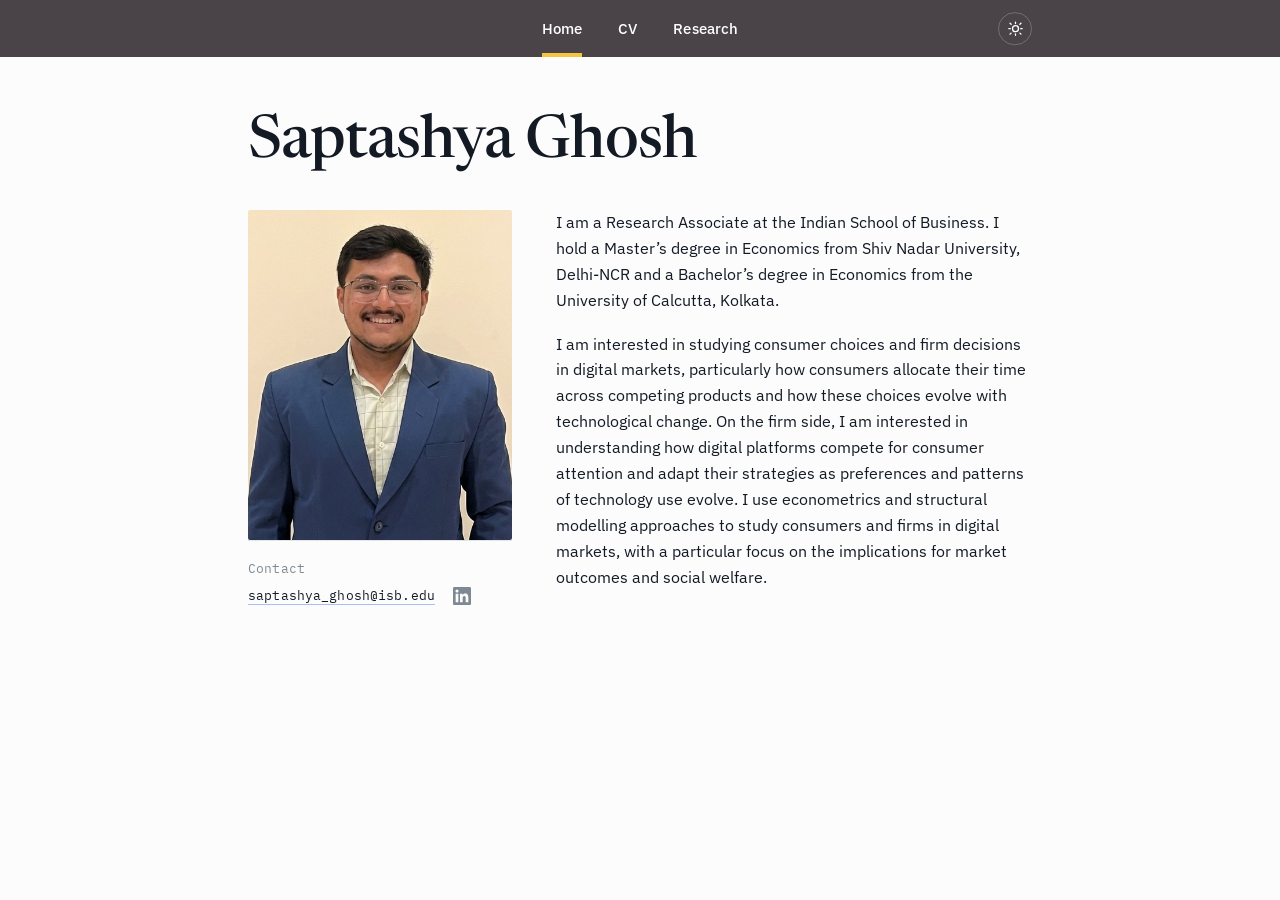
<file: index.html>
<!DOCTYPE html>
<html lang="en">
<head>
<meta charset="utf-8">
<meta name="viewport" content="width=device-width, initial-scale=1">
<title>Saptashya Ghosh</title>
<meta name="description" content="Saptashya Ghosh is a Research Associate in the Information Systems area at the Indian School of Business, studying digital platforms and their welfare effects in digital markets.">
<meta property="og:title" content="Saptashya Ghosh">
<meta property="og:description" content="Research Associate, Information Systems, Indian School of Business. Digital platforms and their welfare effects in digital markets.">
<meta property="og:type" content="profile">
<link rel="preconnect" href="https://fonts.googleapis.com">
<link rel="preconnect" href="https://fonts.gstatic.com" crossorigin>
<link href="https://fonts.googleapis.com/css2?family=Newsreader:ital,opsz,wght@0,6..72,400;0,6..72,500;1,6..72,400&family=IBM+Plex+Mono:wght@400;500&family=IBM+Plex+Sans:wght@400;500&display=swap" rel="stylesheet">
<link rel="stylesheet" href="style.css">
<script>
(function(){
  try{
    var t = localStorage.getItem('theme');
    if(!t) t = window.matchMedia('(prefers-color-scheme: dark)').matches ? 'dark' : 'light';
    document.documentElement.setAttribute('data-theme', t);
  }catch(e){}
})();
</script>
</head>
<body>

<nav class="nav">
  <div class="nav-inner">
    <ul>
      <li><a href="index.html" aria-current="page">Home</a></li>
      <li><a href="cv.html">CV</a></li>
      <li><a href="research.html">Research</a></li>
    </ul>
  <button class="theme-toggle" id="themeToggle" type="button" aria-label="Switch to dark theme">
    <svg class="icon-sun" viewBox="0 0 24 24" width="17" height="17" fill="none" stroke="currentColor" stroke-width="1.8" stroke-linecap="round" aria-hidden="true">
      <circle cx="12" cy="12" r="4.2"/>
      <path d="M12 2.6v2.1M12 19.3v2.1M4.3 4.3l1.5 1.5M18.2 18.2l1.5 1.5M2.6 12h2.1M19.3 12h2.1M4.3 19.7l1.5-1.5M18.2 5.8l1.5-1.5"/>
    </svg>
    <svg class="icon-moon" viewBox="0 0 24 24" width="17" height="17" fill="currentColor" aria-hidden="true">
      <path d="M20.3 14.9A8.5 8.5 0 0 1 9.1 3.7a8.5 8.5 0 1 0 11.2 11.2z"/>
    </svg>
  </button>
  </div>
</nav>

<div class="wrap">
  <h1 class="name">Saptashya Ghosh</h1>

  <div class="intro">
    <div class="intro-left">
      <!-- Save your headshot beside this file as photo.jpg -->
      <img class="portrait" src="photo.jpg" alt="Saptashya Ghosh">

      <p class="contact">
        <span class="k">Contact</span>
        <a href="mailto:saptashya_ghosh@isb.edu">saptashya_ghosh@isb.edu</a>
        <a class="icon" href="https://www.linkedin.com/in/saptashya-ghosh-b51867218" aria-label="LinkedIn profile">
          <svg viewBox="0 0 24 24" width="18" height="18" fill="currentColor" aria-hidden="true">
            <path d="M20.45 20.45h-3.56v-5.57c0-1.33-.02-3.04-1.85-3.04-1.85 0-2.14 1.45-2.14 2.94v5.67H9.35V9h3.41v1.56h.05c.48-.9 1.63-1.85 3.37-1.85 3.6 0 4.27 2.37 4.27 5.46v6.28zM5.34 7.43a2.06 2.06 0 1 1 0-4.13 2.06 2.06 0 0 1 0 4.13zM7.12 20.45H3.55V9h3.57v11.45zM22.22 0H1.77C.79 0 0 .77 0 1.73v20.54C0 23.22.79 24 1.77 24h20.45c.98 0 1.78-.78 1.78-1.73V1.73C24 .77 23.2 0 22.22 0z"/>
          </svg>
        </a>
      </p>
    </div>

    <div>
      <p>
        I am a Research Associate at the Indian School of Business. I hold a
        Master’s degree in Economics from Shiv Nadar University, Delhi-NCR and a 
        Bachelor’s degree in Economics from the University of Calcutta, Kolkata.
       
      </p>
      <p>
        I am interested in studying consumer choices and firm decisions in digital markets,
        particularly how consumers allocate their time across competing products
        and how these choices evolve with technological change. On the firm side,
        I am interested in understanding how digital platforms compete for consumer
        attention and adapt their strategies as preferences and patterns of technology
        use evolve. I use econometrics and structural modelling approaches to
        study consumers and firms in digital markets, with a
        particular focus on the implications for market outcomes and social welfare.
      </p>
    </div>
  </div>
</div>

<script>
(function(){
  var btn = document.getElementById('themeToggle');
  if(!btn) return;
  function label(){
    var dark = document.documentElement.getAttribute('data-theme') === 'dark';
    btn.setAttribute('aria-label', dark ? 'Switch to light theme' : 'Switch to dark theme');
  }
  label();
  btn.addEventListener('click', function(){
    var next = document.documentElement.getAttribute('data-theme') === 'dark' ? 'light' : 'dark';
    document.documentElement.setAttribute('data-theme', next);
    try{ localStorage.setItem('theme', next); }catch(e){}
    label();
  });
})();
</script>
</body>
</html>
</file>
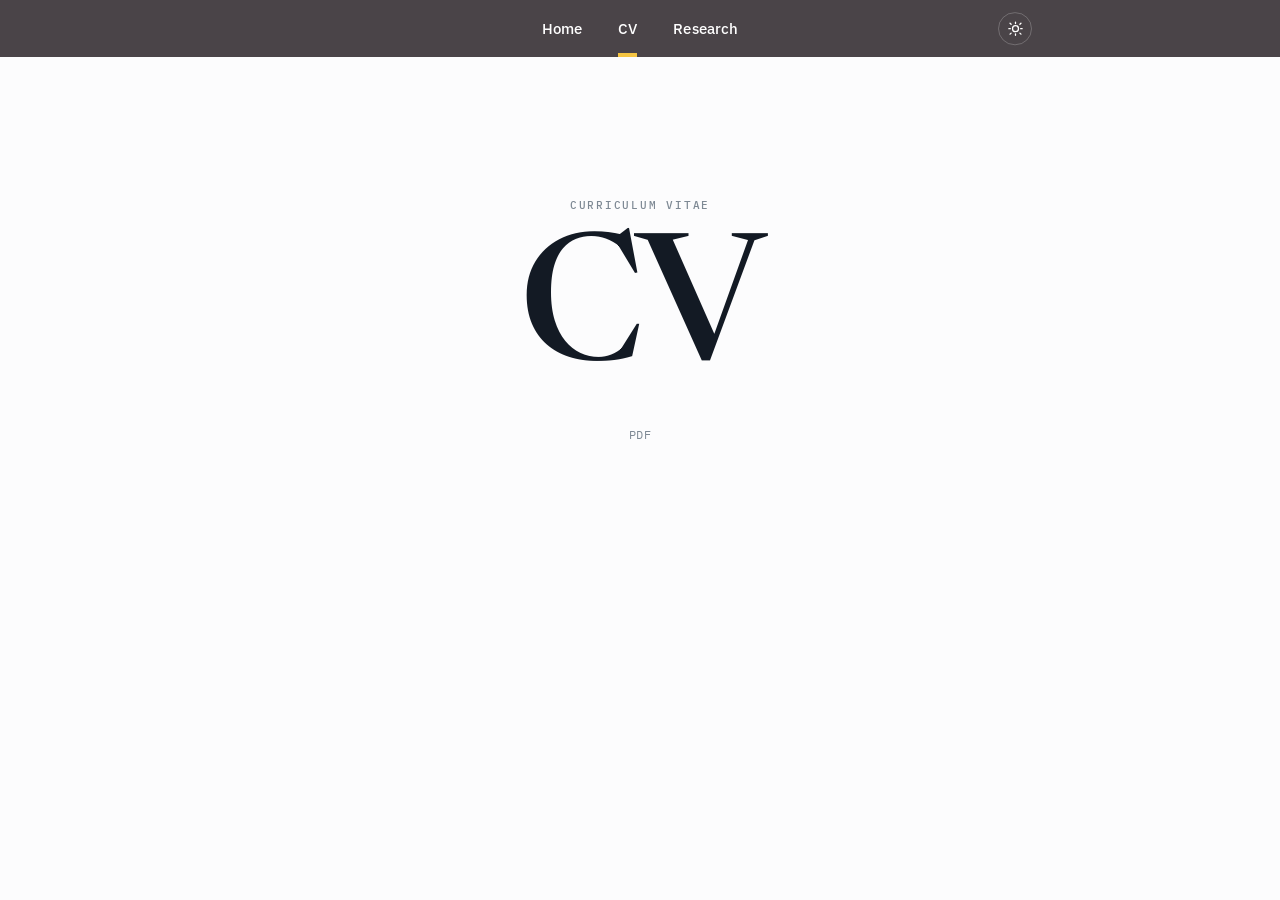
<file: cv.html>
<!DOCTYPE html>
<html lang="en">
<head>
<meta charset="utf-8">
<meta name="viewport" content="width=device-width, initial-scale=1">
<title>CV — Saptashya Ghosh</title>
<meta name="description" content="Curriculum vitae of Saptashya Ghosh, Research Associate in Information Systems at the Indian School of Business.">
<link rel="preconnect" href="https://fonts.googleapis.com">
<link rel="preconnect" href="https://fonts.gstatic.com" crossorigin>
<link href="https://fonts.googleapis.com/css2?family=Newsreader:ital,opsz,wght@0,6..72,400;0,6..72,500;1,6..72,400&family=IBM+Plex+Mono:wght@400;500&family=IBM+Plex+Sans:wght@400;500&display=swap" rel="stylesheet">
<link rel="stylesheet" href="style.css">
<script>
(function(){
  try{
    var t = localStorage.getItem('theme');
    if(!t) t = window.matchMedia('(prefers-color-scheme: dark)').matches ? 'dark' : 'light';
    document.documentElement.setAttribute('data-theme', t);
  }catch(e){}
})();
</script>
</head>
<body>

<nav class="nav">
  <div class="nav-inner">
    <ul>
      <li><a href="index.html">Home</a></li>
      <li><a href="cv.html" aria-current="page">CV</a></li>
      <li><a href="research.html">Research</a></li>
    </ul>
  <button class="theme-toggle" id="themeToggle" type="button" aria-label="Switch to dark theme">
    <svg class="icon-sun" viewBox="0 0 24 24" width="17" height="17" fill="none" stroke="currentColor" stroke-width="1.8" stroke-linecap="round" aria-hidden="true">
      <circle cx="12" cy="12" r="4.2"/>
      <path d="M12 2.6v2.1M12 19.3v2.1M4.3 4.3l1.5 1.5M18.2 18.2l1.5 1.5M2.6 12h2.1M19.3 12h2.1M4.3 19.7l1.5-1.5M18.2 5.8l1.5-1.5"/>
    </svg>
    <svg class="icon-moon" viewBox="0 0 24 24" width="17" height="17" fill="currentColor" aria-hidden="true">
      <path d="M20.3 14.9A8.5 8.5 0 0 1 9.1 3.7a8.5 8.5 0 1 0 11.2 11.2z"/>
    </svg>
  </button>
  </div>
</nav>

<div class="wrap">
  <div class="cv-panel">
    <h1 class="cv-heading">Curriculum Vitae</h1>
    <a class="cv-mark" href="Ghosh_CV.pdf">CV</a>
    <p class="cv-note">PDF</p>
  </div>
</div>

<script>
(function(){
  var btn = document.getElementById('themeToggle');
  if(!btn) return;
  function label(){
    var dark = document.documentElement.getAttribute('data-theme') === 'dark';
    btn.setAttribute('aria-label', dark ? 'Switch to light theme' : 'Switch to dark theme');
  }
  label();
  btn.addEventListener('click', function(){
    var next = document.documentElement.getAttribute('data-theme') === 'dark' ? 'light' : 'dark';
    document.documentElement.setAttribute('data-theme', next);
    try{ localStorage.setItem('theme', next); }catch(e){}
    label();
  });
})();
</script>
</body>
</html>
</file>
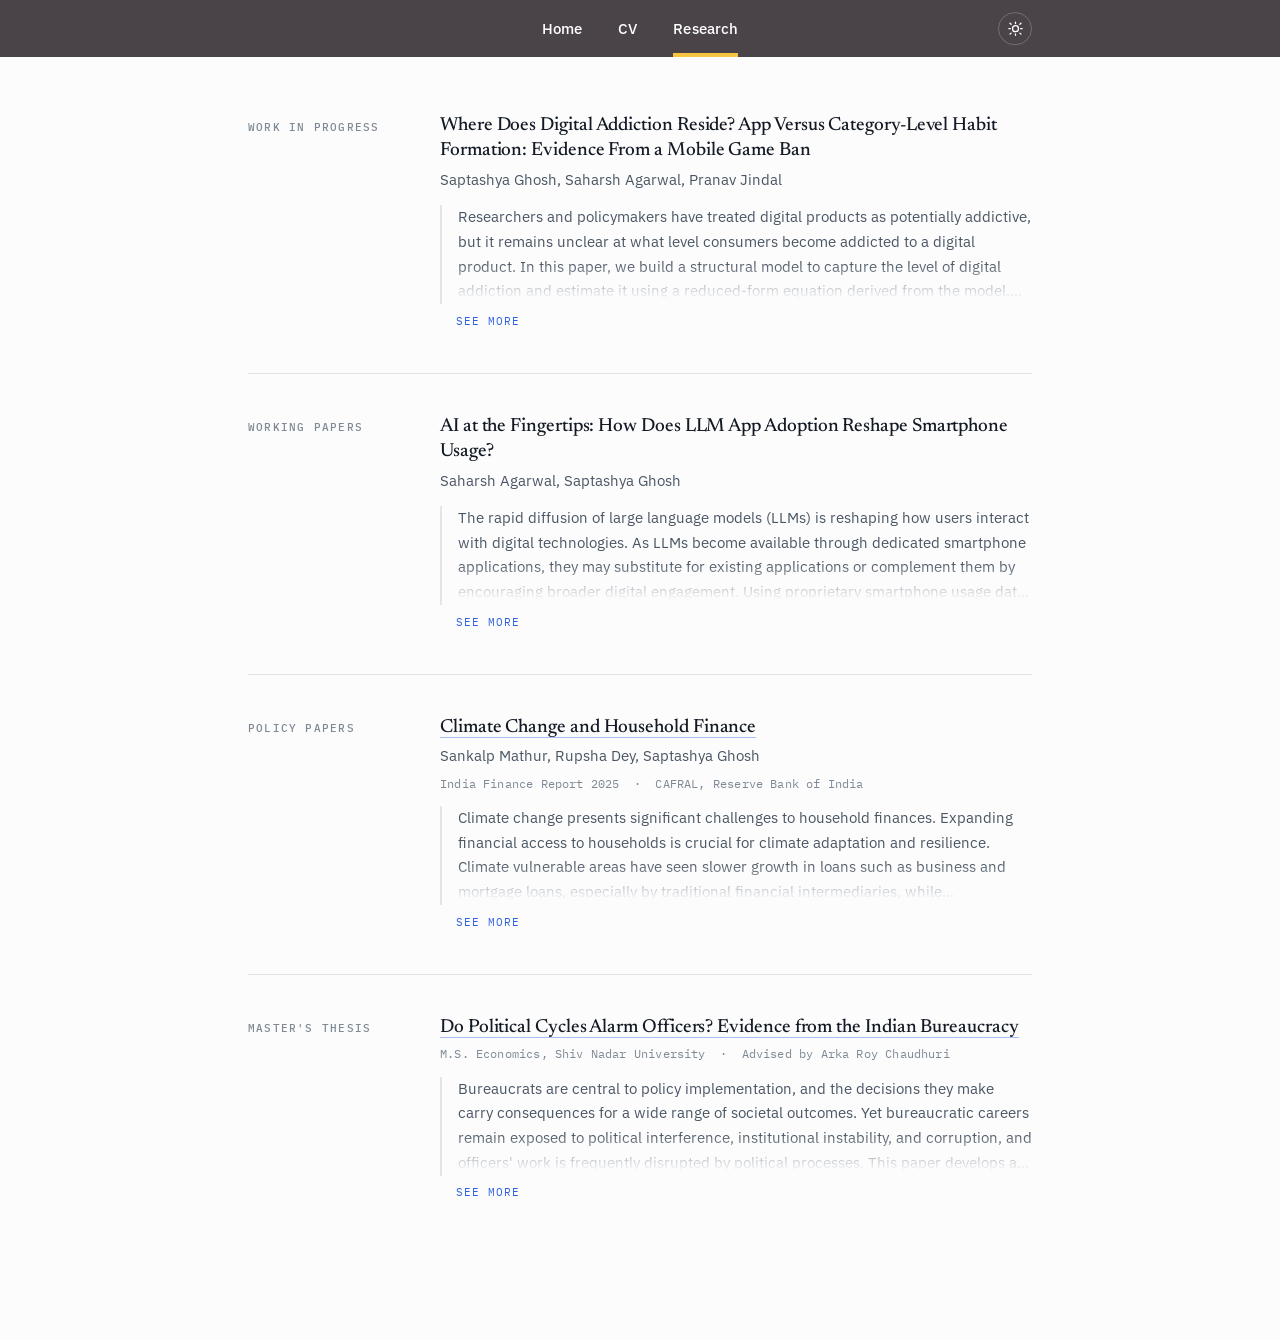
<file: research.html>
<!DOCTYPE html>
<html lang="en">
<head>
<meta charset="utf-8">
<meta name="viewport" content="width=device-width, initial-scale=1">
<title>Research — Saptashya Ghosh</title>
<meta name="description" content="Work in progress, working papers, policy papers, and master&#39;s thesis of Saptashya Ghosh.">
<link rel="preconnect" href="https://fonts.googleapis.com">
<link rel="preconnect" href="https://fonts.gstatic.com" crossorigin>
<link href="https://fonts.googleapis.com/css2?family=Newsreader:ital,opsz,wght@0,6..72,400;0,6..72,500;1,6..72,400&family=IBM+Plex+Mono:wght@400;500&family=IBM+Plex+Sans:wght@400;500&display=swap" rel="stylesheet">
<link rel="stylesheet" href="style.css">
<script>
(function(){
  try{
    var t = localStorage.getItem('theme');
    if(!t) t = window.matchMedia('(prefers-color-scheme: dark)').matches ? 'dark' : 'light';
    document.documentElement.setAttribute('data-theme', t);
  }catch(e){}
})();
</script>
</head>
<body>

<nav class="nav">
  <div class="nav-inner">
    <ul>
      <li><a href="index.html">Home</a></li>
      <li><a href="cv.html">CV</a></li>
      <li><a href="research.html" aria-current="page">Research</a></li>
    </ul>
  <button class="theme-toggle" id="themeToggle" type="button" aria-label="Switch to dark theme">
    <svg class="icon-sun" viewBox="0 0 24 24" width="17" height="17" fill="none" stroke="currentColor" stroke-width="1.8" stroke-linecap="round" aria-hidden="true">
      <circle cx="12" cy="12" r="4.2"/>
      <path d="M12 2.6v2.1M12 19.3v2.1M4.3 4.3l1.5 1.5M18.2 18.2l1.5 1.5M2.6 12h2.1M19.3 12h2.1M4.3 19.7l1.5-1.5M18.2 5.8l1.5-1.5"/>
    </svg>
    <svg class="icon-moon" viewBox="0 0 24 24" width="17" height="17" fill="currentColor" aria-hidden="true">
      <path d="M20.3 14.9A8.5 8.5 0 0 1 9.1 3.7a8.5 8.5 0 1 0 11.2 11.2z"/>
    </svg>
  </button>
  </div>
</nav>

<div class="wrap">

  <section class="section">
    <h2 class="section-label">Work in progress</h2>
    <div class="section-body">
      <article class="paper">
        <h3 class="paper-title">
          Where Does Digital Addiction Reside? App Versus Category-Level Habit
          Formation: Evidence From a Mobile Game Ban
        </h3>
        <p class="paper-authors">Saptashya Ghosh, Saharsh Agarwal, Pranav Jindal</p>

        <div class="abstract">
          <input type="checkbox" id="abs1" class="abs-toggle">
          <div class="abstract-shell">
            <p class="abstract-text">
            Researchers and policymakers have treated digital products as potentially
            addictive, but it remains unclear at what level consumers become addicted to
            a digital product. In this paper, we build a structural model to capture the
            level of digital addiction and estimate it using a reduced-form equation
            derived from the model. Using proprietary smartphone usage data from Android
            users in India and exploiting variation due to a mobile game ban, we intend
            to capture the extent of digital addiction. There are two central findings of
            this paper: Firstly, we find that addiction resides at the app level. Own-app
            stock is positive and significant, ranging from 4.17 to 6.33. Secondly, the
            level of addiction is not affected by how we define a category. We study the
            level of digital addiction by varying the definition of the category into
            narrow and broad classifications. Under both circumstances, we see app-level
            addiction dominates, with coefficients between 3.02 and 7.50. Both categories
            are robust across various assumed depreciation parameters for the habit
            stock. Therefore, the results show that users who have spent more time on an
            app in recent weeks get addicted to it and are substantially more likely to
            use it again.
          </p>
          </div>
          <label for="abs1" class="abs-more"></label>
        </div>
      </article>
    </div>
  </section>

  <section class="section">
    <h2 class="section-label">Working papers</h2>
    <div class="section-body">
      <article class="paper">
        <h3 class="paper-title">
          AI at the Fingertips: How Does LLM App Adoption Reshape Smartphone Usage?
        </h3>
        <p class="paper-authors">Saharsh Agarwal, Saptashya Ghosh</p>
    

        <div class="abstract">
          <input type="checkbox" id="abs2" class="abs-toggle">
          <div class="abstract-shell">
            <p class="abstract-text">
            The rapid diffusion of large language models (LLMs) is reshaping how users
            interact with digital technologies. As LLMs become available through
            dedicated smartphone applications, they may substitute for existing
            applications or complement them by encouraging broader digital engagement.
            Using proprietary smartphone usage data from Android users in India and a
            staggered difference-in-differences design, we document three findings.
            First, adoption and sustained usage follow different demographic patterns:
            younger users and men are more likely to adopt, but conditional on adoption,
            women are more likely to become sustained users. Second, sustained usage
            concentrates smartphone activity on a smaller set of applications, with
            lower app diversity persisting for up to 79 weeks after adoption. Third,
            substitution is concentrated in categories whose tasks overlap with LLM
            capabilities, namely web browsers, search engines, and writing applications,
            while social, e-commerce, and other transactional categories remain
            unaffected. We find little evidence of complementarity. These findings
            suggest that LLMs are emerging as a new gateway to online information, with
            implications for market definition, competition policy, and the platforms
            that depend on search traffic.
          </p>
          </div>
          <label for="abs2" class="abs-more"></label>
        </div>
      </article>
    </div>
  </section>

  <section class="section">
    <h2 class="section-label">Policy papers</h2>
    <div class="section-body">
      <article class="paper">
        <h3 class="paper-title">
          <a href="https://drive.google.com/file/d/1seu558JE9u0XIVNvUUyqjzw0HBl2gWT9/view?usp=drive_link">Climate Change and Household Finance</a>
        </h3>
        <p class="paper-authors">Sankalp Mathur, Rupsha Dey, Saptashya Ghosh</p>
        <p class="paper-venue">India Finance Report 2025 &nbsp;·&nbsp; CAFRAL, Reserve Bank of India</p>

        <div class="abstract">
          <input type="checkbox" id="abs3" class="abs-toggle">
          <div class="abstract-shell">
            <p class="abstract-text">
            Climate change presents significant challenges to household finances.
            Expanding financial access to households is crucial for climate adaptation
            and resilience. Climate vulnerable areas have seen slower growth in loans
            such as business and mortgage loans, especially by traditional financial
            intermediaries, while microfinance loans have shown notable growth. FinTechs
            have recently stepped in, demonstrating how technology can enhance financial
            support to households impacted by adverse climate shocks.
          </p>
          </div>
          <label for="abs3" class="abs-more"></label>
        </div>
      </article>
    </div>
  </section>

  <section class="section">
    <h2 class="section-label">Master's thesis</h2>
    <div class="section-body">
      <article class="paper">
        <h3 class="paper-title">
          <a href="https://drive.google.com/file/d/1CGIdAcZbgf23_TzAub4NtQuCnGz4B6Pu/view?usp=drive_link">Do Political Cycles Alarm Officers? Evidence from the Indian Bureaucracy</a>
        </h3>
        <p class="paper-venue">
          M.S. Economics, Shiv Nadar University &nbsp;·&nbsp;
          Advised by Arka Roy Chaudhuri
        </p>
        <div class="abstract">
          <input type="checkbox" id="abs4" class="abs-toggle">
          <div class="abstract-shell">
            <p class="abstract-text">
            Bureaucrats are central to policy implementation, and the decisions they make
            carry consequences for a wide range of societal outcomes. Yet bureaucratic
            careers remain exposed to political interference, institutional instability,
            and corruption, and officers' work is frequently disrupted by political
            processes. This paper develops an empirical framework for identifying the
            effect of the electoral cycle on bureaucratic transfers. Using monthly
            variation in a comprehensive panel of bureaucratic officers spanning 1950 to
            2020, we document that transfer decisions are significantly shaped by the
            timing of elections. Transfers rise sharply in the eleven months following an
            election relative to the remainder of the electoral cycle.
          </p>
          </div>
          <label for="abs4" class="abs-more"></label>
        </div>
      </article>
    </div>
  </section>

</div>
<script>
(function(){
  var btn = document.getElementById('themeToggle');
  if(!btn) return;
  function label(){
    var dark = document.documentElement.getAttribute('data-theme') === 'dark';
    btn.setAttribute('aria-label', dark ? 'Switch to light theme' : 'Switch to dark theme');
  }
  label();
  btn.addEventListener('click', function(){
    var next = document.documentElement.getAttribute('data-theme') === 'dark' ? 'light' : 'dark';
    document.documentElement.setAttribute('data-theme', next);
    try{ localStorage.setItem('theme', next); }catch(e){}
    label();
  });
})();
</script>
</body>
</html>
</file>
<file: style.css>
:root{
  --ink:        #131A24;
  --ink-soft:   #4A5663;
  --ink-faint:  #7E8994;
  --paper:      #FCFCFD;
  --rule:       #E1E6EA;
  --rule-soft:  #EDF1F4;
  --signal:     #2F5FE0;
  --signal-dim: #A9BEF2;

  --nav-bg:     #4A4448;
  --nav-ink:    #FFFFFF;
  --nav-active: #F5C542;

  --display: "Newsreader", Georgia, serif;
  --body:    "IBM Plex Sans", system-ui, sans-serif;
  --mono:    "IBM Plex Mono", ui-monospace, monospace;

  --measure: 40rem;
  --rail:    9.5rem;
  --gap:     2.5rem;
  --page:    52rem;
}

:root[data-theme="dark"]{
  --ink:        #E6EAF0;
  --ink-soft:   #A9B4C2;
  --ink-faint:  #78838F;
  --paper:      #15191E;
  --rule:       #2B323B;
  --rule-soft:  #1F252C;
  --signal:     #86A5F2;
  --signal-dim: #394B74;

  --nav-bg:     #1E232A;
  --nav-ink:    #E6EAF0;
  --nav-active: #F5C542;
}
:root[data-theme="dark"] .portrait{filter:brightness(0.94)}

*{box-sizing:border-box}
html{-webkit-text-size-adjust:100%}
body{
  margin:0;
  background:var(--paper);
  color:var(--ink);
  font-family:var(--body);
  font-size:16px;
  line-height:1.62;
  -webkit-font-smoothing:antialiased;
}
a{color:var(--ink); text-decoration:none; border-bottom:1px solid var(--signal-dim)}
a:hover{border-bottom-color:var(--signal); color:var(--signal)}
a:focus-visible{outline:2px solid var(--signal); outline-offset:3px; border-radius:2px}

/* ---------- Navigation ---------- */
.nav{background:var(--nav-bg)}
.nav-inner{
  position:relative;
  max-width:var(--page);
  margin:0 auto;
  padding:0 1.5rem;
  display:flex;
  align-items:center;
  justify-content:center;
}
.nav ul{
  margin:0;
  padding:0;
  list-style:none;
  display:flex;
  justify-content:center;
  gap:2.25rem;
}
.theme-toggle{
  position:absolute;
  right:1.5rem;
  top:50%;
  transform:translateY(-50%);
  display:inline-flex;
  align-items:center;
  justify-content:center;
  width:2.1rem;
  height:2.1rem;
  padding:0;
  background:transparent;
  border:1px solid rgba(255,255,255,0.22);
  border-radius:50%;
  color:var(--nav-ink);
  cursor:pointer;
  transition:background-color 150ms ease, border-color 150ms ease;
}
.theme-toggle:hover{background:rgba(255,255,255,0.12); border-color:rgba(255,255,255,0.4)}
.theme-toggle:focus-visible{outline:2px solid var(--nav-active); outline-offset:2px}
.theme-toggle .icon-moon{display:none}
:root[data-theme="dark"] .theme-toggle .icon-moon{display:block}
:root[data-theme="dark"] .theme-toggle .icon-sun{display:none}
.nav a{
  display:block;
  padding:1.05rem 0 0.75rem;
  color:var(--nav-ink);
  font-size:0.9375rem;
  font-weight:500;
  letter-spacing:0.005em;
  border-bottom:4px solid transparent;
}
.nav a:hover{color:var(--nav-ink); border-bottom-color:rgba(255,255,255,0.35)}
.nav a[aria-current="page"]{border-bottom-color:var(--nav-active)}
.nav a:focus-visible{outline:2px solid var(--nav-active); outline-offset:-4px}

.wrap{
  max-width:var(--page);
  margin:0 auto;
  padding:3.5rem 1.5rem 6rem;
}

/* ---------- Home ---------- */
.name{
  font-family:var(--display);
  font-weight:500;
  font-size:clamp(2.5rem, 7vw, 3.75rem);
  line-height:1.02;
  letter-spacing:-0.018em;
  margin:0 0 2.25rem;
}
.intro{
  display:grid;
  grid-template-columns:16.5rem minmax(0, 1fr);
  gap:2.75rem;
  align-items:start;
}
.portrait{
  width:100%;
  height:auto;
  display:block;
  border-radius:2px;
  background:var(--rule-soft);
  aspect-ratio:4 / 5;
  object-fit:cover;
}
.intro p{margin:0 0 1.1rem}
.intro p:last-of-type{margin-bottom:0}

.contact{
  margin:1.25rem 0 0;
  padding-top:1rem;
  border-top:1px solid var(--rule);
  font-family:var(--mono);
  font-size:0.8125rem;
  letter-spacing:0.01em;
  line-height:1.9;
}
.contact .k{
  display:block;
  color:var(--ink-faint);
  margin:0 0 0.15rem;
}
.contact a{word-break:break-all}

/* ---------- CV page ---------- */
.cv-panel{
  min-height:26rem;
  display:flex;
  flex-direction:column;
  align-items:center;
  justify-content:center;
  text-align:center;
  padding:3rem 1rem;
}
.cv-heading{
  font-family:var(--mono);
  font-size:0.6875rem;
  font-weight:500;
  text-transform:uppercase;
  letter-spacing:0.16em;
  color:var(--ink-faint);
  margin:0 0 1.5rem;
}
.cv-mark{
  font-family:var(--display);
  font-weight:500;
  font-size:clamp(6rem, 22vw, 11rem);
  line-height:0.9;
  letter-spacing:-0.03em;
  color:var(--ink);
  border-bottom:0;
  display:inline-block;
  transition:color 160ms ease;
}
.cv-mark:hover{color:var(--signal); border-bottom:0}
.cv-mark:focus-visible{outline:2px solid var(--signal); outline-offset:8px; border-radius:4px}
.cv-note{
  font-family:var(--mono);
  font-size:0.75rem;
  color:var(--ink-faint);
  letter-spacing:0.02em;
  margin:1.75rem 0 0;
}

/* ---------- Research sections ---------- */
.section{
  display:grid;
  grid-template-columns:var(--rail) minmax(0, 1fr);
  gap:var(--gap);
  padding:2.5rem 0;
  border-top:1px solid var(--rule);
}
.section:first-of-type{border-top:0; padding-top:0}
.section-label{
  font-family:var(--mono);
  font-size:0.6875rem;
  font-weight:500;
  text-transform:uppercase;
  letter-spacing:0.11em;
  color:var(--ink-faint);
  line-height:1.5;
  padding-top:0.35rem;
  margin:0;
}
.section-body > *:first-child{margin-top:0}
.section-body > *:last-child{margin-bottom:0}

.paper{margin:0 0 2.25rem}
.paper:last-child{margin-bottom:0}
.paper-title{
  font-family:var(--display);
  font-size:1.1875rem;
  font-weight:500;
  line-height:1.32;
  letter-spacing:-0.004em;
  margin:0 0 0.3rem;
}
.paper-authors{margin:0 0 0.3rem; color:var(--ink-soft); font-size:0.9375rem}
.paper-venue{
  font-family:var(--mono);
  font-size:0.75rem;
  letter-spacing:0.015em;
  color:var(--ink-faint);
  margin:0;
}
.paper-venue .status{color:var(--signal)}

.abstract{margin:0.8rem 0 0; max-width:var(--measure)}
.abs-toggle{
  position:absolute;
  width:1px; height:1px;
  opacity:0;
  pointer-events:none;
}
.abstract-shell{position:relative}
.abstract-text{
  font-size:0.9375rem;
  line-height:1.65;
  color:var(--ink-soft);
  border-left:2px solid var(--rule);
  padding-left:1rem;
  margin:0;
  display:-webkit-box;
  -webkit-line-clamp:4;
  -webkit-box-orient:vertical;
  overflow:hidden;
}
.abstract-shell::after{
  content:"";
  position:absolute;
  left:2px; right:0; bottom:0;
  height:2.6em;
  background:linear-gradient(to bottom, rgba(0,0,0,0), var(--paper) 88%);
  pointer-events:none;
}
.abs-more{
  display:inline-block;
  margin-top:0.55rem;
  margin-left:1rem;
  font-family:var(--mono);
  font-size:0.6875rem;
  text-transform:uppercase;
  letter-spacing:0.09em;
  color:var(--signal);
  cursor:pointer;
}
.abs-more::before{content:"see more"}
.abs-more:hover{text-decoration:underline}
.abs-toggle:checked ~ .abstract-shell .abstract-text{
  -webkit-line-clamp:unset;
  display:block;
  overflow:visible;
}
.abs-toggle:checked ~ .abstract-shell::after{display:none}
.abs-toggle:checked ~ .abs-more::before{content:"see less"}
.abs-toggle:focus-visible ~ .abs-more{outline:2px solid var(--signal); outline-offset:3px; border-radius:2px}

/* ---------- Figure: the entropy result ---------- */
.band-figure{margin:1.25rem 0 0; max-width:var(--measure)}
.band{display:flex; gap:2px; height:44px; width:100%}
.band span{
  flex:1 1 0;
  background:var(--signal-dim);
  border-radius:1px;
  transition:flex-grow 1400ms cubic-bezier(.22,.61,.36,1),
             background-color 1400ms ease;
  transition-delay:calc(var(--i) * 28ms);
}
.band.settled span{background:var(--rule-soft)}
.band.settled span[data-hot="1"]{background:var(--signal-dim)}
.band.settled span[data-hot="2"]{background:var(--signal)}
.band-caption{
  font-family:var(--mono);
  font-size:0.6875rem;
  line-height:1.55;
  color:var(--ink-faint);
  letter-spacing:0.02em;
  margin:0.6rem 0 0;
}

/* ---------- Footer ---------- */
.colophon{
  max-width:var(--page);
  margin:0 auto;
  padding:1.5rem 1.5rem 3rem;
  border-top:1px solid var(--rule);
  font-family:var(--mono);
  font-size:0.6875rem;
  color:var(--ink-faint);
  letter-spacing:0.02em;
}

/* ---------- Mobile ---------- */
@media (max-width:720px){
  .nav-inner{justify-content:flex-start; padding:0 3.75rem 0 1.25rem}
  .nav ul{gap:1.25rem; justify-content:flex-start; overflow-x:auto}
  .nav a{font-size:0.875rem; white-space:nowrap}
  .theme-toggle{right:1rem}
  .wrap{padding:2.5rem 1.25rem 4rem}
  .intro{grid-template-columns:1fr; gap:1.75rem}
  .portrait{max-width:12.5rem}
  .section{grid-template-columns:1fr; gap:0.9rem; padding:2rem 0}
  .section-label{padding-top:0}
  .band{height:36px}
  .cv-panel{min-height:18rem}
}

@media (prefers-reduced-motion:reduce){
  .band span{transition:none}
  .cv-mark{transition:none}
}

/* ---------- Contact icons ---------- */
.contact .icon{
  word-break:normal;
  display:inline-flex;
  align-items:center;
  margin-left:0.6rem;
  vertical-align:-0.3rem;
  color:var(--ink-faint);
  border-bottom:0;
  transition:color 150ms ease;
}
.contact .icon:hover{color:var(--signal); border-bottom:0}
.contact .icon:focus-visible{outline:2px solid var(--signal); outline-offset:3px; border-radius:2px}
</file>
